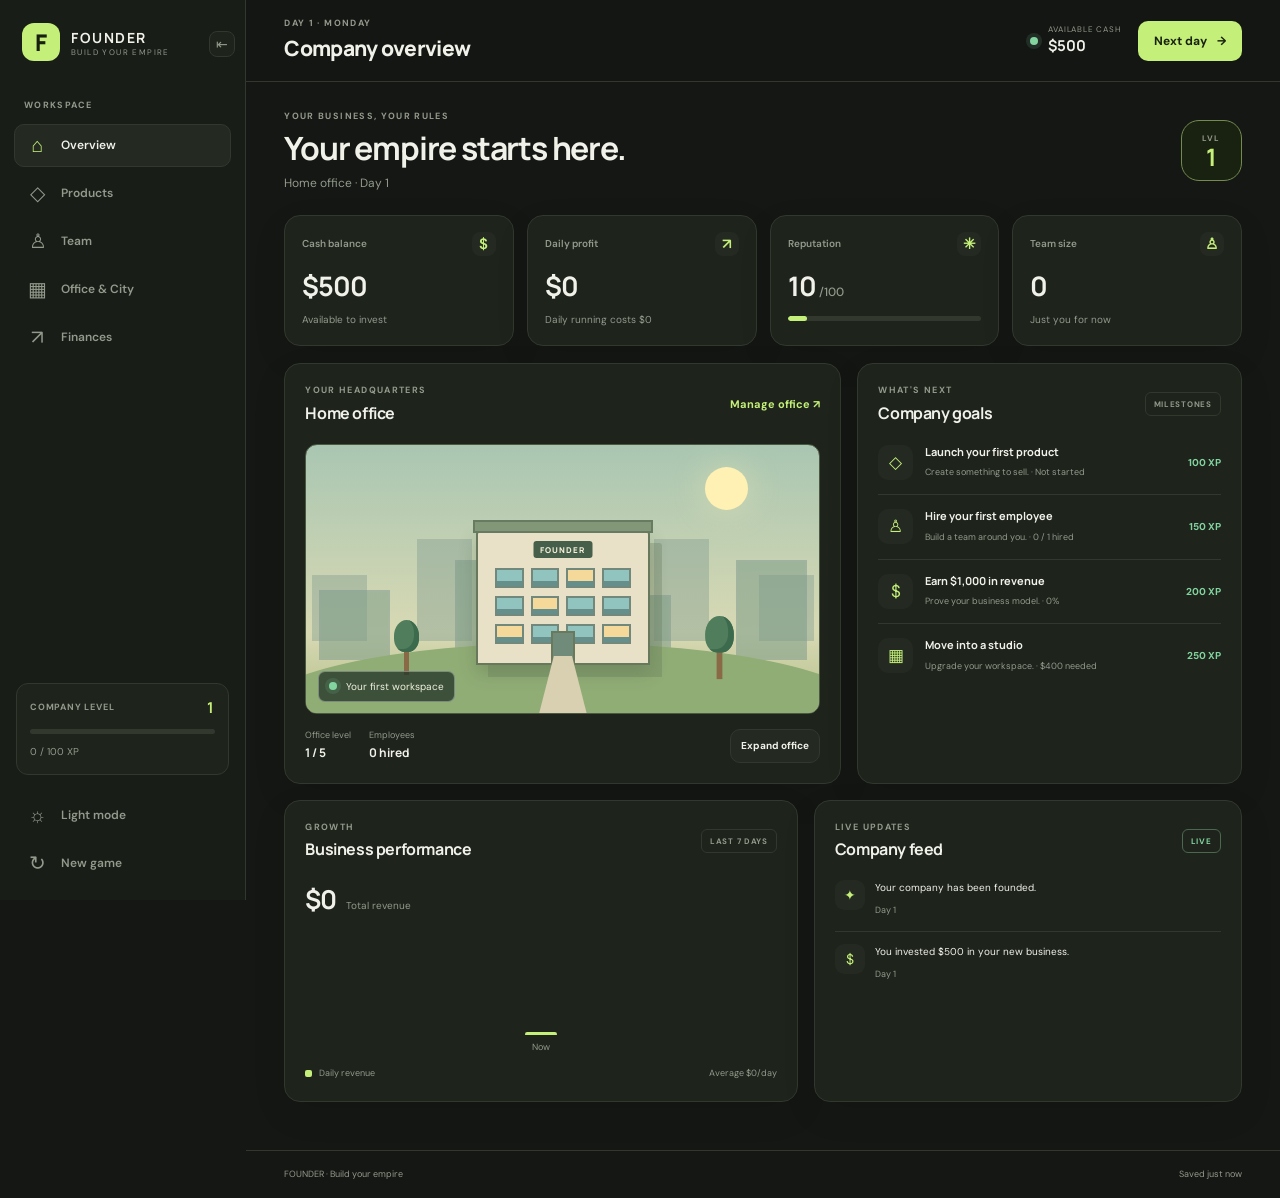
<file: index.html>
<!DOCTYPE html>
<html lang="en" data-theme="dark">
<head>
  <meta charset="UTF-8">
  <meta name="viewport" content="width=device-width, initial-scale=1.0">
  <meta name="theme-color" content="#141713">
  <title>FOUNDER — Build Your Empire</title>
  <link rel="stylesheet" href="style.css">
  <script src="script.js" defer></script>
</head>
<body>
  <div class="app-shell" id="appShell">
    <aside class="sidebar" id="sidebar">
      <a class="brand" href="#" data-page="overview" aria-label="FOUNDER home">
        <span class="brand-mark">F</span>
        <span class="brand-copy">
          <strong>FOUNDER</strong>
          <small>BUILD YOUR EMPIRE</small>
        </span>
      </a>

      <button class="collapse-button" id="collapseButton" title="Collapse sidebar" aria-label="Collapse sidebar">
        <span>⇤</span>
      </button>

      <div class="nav-label">WORKSPACE</div>
      <nav class="nav">
        <button class="nav-link active" data-page="overview"><span class="nav-icon">⌂</span><span class="nav-text">Overview</span></button>
        <button class="nav-link" data-page="products"><span class="nav-icon">◇</span><span class="nav-text">Products</span></button>
        <button class="nav-link" data-page="team"><span class="nav-icon">♙</span><span class="nav-text">Team</span></button>
        <button class="nav-link" data-page="office"><span class="nav-icon">▦</span><span class="nav-text">Office & City</span></button>
        <button class="nav-link" data-page="finances"><span class="nav-icon">↗</span><span class="nav-text">Finances</span></button>
      </nav>

      <div class="sidebar-bottom">
        <div class="level-card">
          <div class="level-top"><span>COMPANY LEVEL</span><strong id="sideLevel">1</strong></div>
          <div class="progress-track"><span id="sideXp"></span></div>
          <small id="sideXpText">0 / 100 XP</small>
        </div>
        <button class="nav-link" id="themeButton"><span class="nav-icon" id="themeIcon">☼</span><span class="nav-text" id="themeText">Light mode</span></button>
        <button class="nav-link" id="resetButton"><span class="nav-icon">↻</span><span class="nav-text">New game</span></button>
      </div>
    </aside>

    <main class="main-area">
      <header class="topbar">
        <div class="topbar-title">
          <div class="eyebrow" id="dateLabel">DAY 1 · MONDAY</div>
          <h1 id="pageTitle">Company overview</h1>
        </div>
        <div class="topbar-actions">
          <div class="top-stat">
            <span class="stat-dot green"></span>
            <div><small>AVAILABLE CASH</small><strong id="topCash">$500</strong></div>
          </div>
          <button class="primary-button next-day-button" id="nextDayButton">Next day <span>→</span></button>
        </div>
      </header>

      <div class="page-content">
        <section class="page active" id="page-overview">
          <div class="welcome-row">
            <div>
              <div class="eyebrow">YOUR BUSINESS, YOUR RULES</div>
              <h2 id="welcomeTitle">Your empire starts here.</h2>
              <p id="welcomeText">Build something people want. Grow it into something bigger.</p>
            </div>
            <div class="company-level-badge"><span>LVL</span><strong id="heroLevel">1</strong></div>
          </div>

          <div class="stats-grid">
            <article class="stat-card"><div class="stat-heading">Cash balance <span class="stat-symbol">$</span></div><strong id="statCash">$500</strong><small id="cashHint">Your starting capital</small></article>
            <article class="stat-card"><div class="stat-heading">Daily profit <span class="stat-symbol">↗</span></div><strong id="statProfit">$0</strong><small id="profitHint">After today's costs</small></article>
            <article class="stat-card"><div class="stat-heading">Reputation <span class="stat-symbol">✳</span></div><strong id="statRep">10<span class="unit">/100</span></strong><div class="mini-progress"><span id="repProgress"></span></div></article>
            <article class="stat-card"><div class="stat-heading">Team size <span class="stat-symbol">♙</span></div><strong id="statTeam">1</strong><small id="teamHint">You and your ambition</small></article>
          </div>

          <div class="overview-grid">
            <section class="panel world-panel">
              <div class="panel-heading">
                <div><div class="eyebrow">YOUR HEADQUARTERS</div><h3 id="worldTitle">Home office</h3></div>
                <button class="text-button" data-goto="office">Manage office ↗</button>
              </div>
              <div class="world-scene" id="worldScene">
                <div class="scene-sun"></div>
                <div class="skyline skyline-back"><i></i><i></i><i></i><i></i><i></i></div>
                <div class="skyline skyline-front"><i></i><i></i><i></i><i></i></div>
                <div class="scene-ground"></div>
                <div class="office-building" id="officeBuilding">
                  <div class="building-roof"></div>
                  <div class="building-sign" id="buildingSign">FOUNDER</div>
                  <div class="building-windows" id="buildingWindows">
                    <i></i><i></i><i></i><i></i><i></i><i></i><i></i><i></i><i></i><i></i><i></i><i></i>
                  </div>
                  <div class="building-door"></div>
                </div>
                <div class="scene-tree tree-one"><i></i></div>
                <div class="scene-tree tree-two"><i></i></div>
                <div class="scene-path"></div>
                <div class="scene-label"><span class="live-dot"></span><span id="sceneCaption">Your first workspace</span></div>
              </div>
              <div class="world-footer">
                <div><span class="muted">Office level</span><strong id="officeLevel">1 / 5</strong></div>
                <div><span class="muted">Employees</span><strong id="worldEmployees">0 hired</strong></div>
                <button class="secondary-button" data-goto="office">Expand office</button>
              </div>
            </section>

            <section class="panel">
              <div class="panel-heading"><div><div class="eyebrow">WHAT'S NEXT</div><h3>Company goals</h3></div><span class="pill">MILESTONES</span></div>
              <div class="goal-list" id="goalList"></div>
            </section>
          </div>

          <div class="overview-grid lower-grid">
            <section class="panel">
              <div class="panel-heading"><div><div class="eyebrow">GROWTH</div><h3>Business performance</h3></div><span class="pill" id="chartPeriod">LAST 7 DAYS</span></div>
              <div class="chart-summary"><strong id="chartRevenue">$0</strong><span class="muted">Total revenue</span></div>
              <div class="chart" id="revenueChart"></div>
              <div class="chart-legend"><span><i></i> Daily revenue</span><span id="chartAverage">Average $0/day</span></div>
            </section>
            <section class="panel">
              <div class="panel-heading"><div><div class="eyebrow">LIVE UPDATES</div><h3>Company feed</h3></div><span class="live-pill">LIVE</span></div>
              <div class="activity-list" id="activityList"></div>
            </section>
          </div>
        </section>

        <section class="page" id="page-products">
          <div class="section-intro"><div><div class="eyebrow">MAKE SOMETHING GREAT</div><h2>Your products</h2><p>Build it, price it, launch it. The market decides what happens next.</p></div></div>
          <div class="product-layout">
            <section class="panel product-builder">
              <div class="panel-heading"><div><div class="eyebrow">PRODUCT STUDIO</div><h3>Develop a product</h3></div><span class="pill">NEW IDEAS</span></div>
              <label for="productName">Product name</label>
              <input id="productName" maxlength="32" placeholder="e.g. Orbit Workspace">
              <label for="productType">Product category</label>
              <select id="productType">
                <option value="software">Software / SaaS</option>
                <option value="creative">Creative service</option>
                <option value="physical">Physical product</option>
              </select>
              <div class="form-grid">
                <div><label for="productPrice">Price ($)</label><input id="productPrice" type="number" min="1" max="10000" value="25"></div>
                <div><label for="productMarketing">Marketing / day ($)</label><input id="productMarketing" type="number" min="0" max="10000" value="10"></div>
              </div>
              <div class="cost-preview"><span>Development cost</span><strong id="developmentCost">$150</strong></div>
              <button class="primary-button full-button" id="developButton">Develop product — $150</button>
              <p class="hint">Each product has a one-off development cost. Marketing is charged daily.</p>
            </section>
            <section class="panel product-side">
              <div class="panel-heading"><div><div class="eyebrow">YOUR PORTFOLIO</div><h3>Products in market</h3></div><span class="pill" id="productCount">0 PRODUCTS</span></div>
              <div id="productList" class="product-list"></div>
            </section>
          </div>
        </section>

        <section class="page" id="page-team">
          <div class="section-intro"><div><div class="eyebrow">YOUR GREATEST ASSET</div><h2>Build your team</h2><p>Hire specialists to make your business more productive.</p></div></div>
          <div class="team-summary-grid" id="teamSummary"></div>
          <section class="panel">
            <div class="panel-heading"><div><div class="eyebrow">RECRUITMENT</div><h3>Available candidates</h3></div><span class="pill">3 ROLES</span></div>
            <div class="hire-grid" id="hireGrid"></div>
          </section>
          <section class="panel team-roster-panel">
            <div class="panel-heading"><div><div class="eyebrow">YOUR PEOPLE</div><h3>Current employees</h3></div><span class="pill" id="rosterCount">0 EMPLOYEES</span></div>
            <div class="roster-list" id="rosterList"></div>
          </section>
        </section>

        <section class="page" id="page-office">
          <div class="section-intro"><div><div class="eyebrow">THINK BIGGER</div><h2>Office & city</h2><p>Build a home for your company, then expand into the city.</p></div></div>
          <section class="panel city-panel">
            <div class="panel-heading"><div><div class="eyebrow">YOUR BUSINESS DISTRICT</div><h3 id="cityHeading">A small start</h3></div><span class="pill" id="cityRank">STARTUP DISTRICT</span></div>
            <div class="city-world" id="cityWorld">
              <div class="city-skyline"></div>
              <div class="city-road"><span></span></div>
              <div class="city-lot lot-a"><div class="city-building building-a"><i></i><i></i><i></i><i></i><i></i><i></i></div><small>STUDIO</small></div>
              <div class="city-lot lot-b"><div class="city-building building-b"><i></i><i></i><i></i><i></i><i></i><i></i><i></i><i></i><i></i></div><small>YOUR HQ</small></div>
              <div class="city-lot lot-c"><div class="city-building building-c"><i></i><i></i><i></i><i></i></div><small>AVAILABLE</small></div>
              <div class="city-lot lot-d"><div class="city-building building-d"><i></i><i></i><i></i><i></i><i></i><i></i></div><small>AVAILABLE</small></div>
            </div>
          </section>
          <div class="upgrade-grid" id="upgradeGrid"></div>
        </section>

        <section class="page" id="page-finances">
          <div class="section-intro"><div><div class="eyebrow">FOLLOW THE MONEY</div><h2>Company finances</h2><p>Keep an eye on revenue, running costs and your runway.</p></div></div>
          <div class="stats-grid finance-stats">
            <article class="stat-card"><div class="stat-heading">Total revenue</div><strong id="financeRevenue">$0</strong><small>All-time sales</small></article>
            <article class="stat-card"><div class="stat-heading">Total expenses</div><strong id="financeExpenses">$0</strong><small>Operating and setup costs</small></article>
            <article class="stat-card"><div class="stat-heading">Lifetime profit</div><strong id="financeProfit">$0</strong><small>Revenue minus expenses</small></article>
            <article class="stat-card"><div class="stat-heading">Daily burn</div><strong id="financeBurn">$0</strong><small>Fixed daily costs</small></article>
          </div>
          <div class="overview-grid">
            <section class="panel"><div class="panel-heading"><div><div class="eyebrow">CASH FLOW</div><h3>Recent activity</h3></div></div><div id="financeChart" class="chart tall-chart"></div></section>
            <section class="panel"><div class="panel-heading"><div><div class="eyebrow">OPERATIONS</div><h3>Daily costs</h3></div></div><div id="costBreakdown" class="cost-breakdown"></div><div class="finance-note" id="financeAdvice"></div></section>
          </div>
        </section>
      </div>
      <footer class="app-footer"><span>FOUNDER <span class="muted">· Build your empire</span></span><span id="saveStatus">Game saved locally</span></footer>
    </main>
  </div>
  <div class="toast-stack" id="toastStack" aria-live="polite"></div>
  <div class="modal-backdrop" id="modalBackdrop" hidden>
    <div class="modal" role="dialog" aria-modal="true" aria-labelledby="modalTitle">
      <div class="modal-icon" id="modalIcon">✦</div>
      <div class="eyebrow" id="modalEyebrow">COMPANY EVENT</div>
      <h2 id="modalTitle">An opportunity awaits</h2>
      <p id="modalText"></p>
      <div id="modalActions" class="modal-actions"></div>
    </div>
  </div>
</body>
</html>
</file>
<file: style.css>
@import url('https://fonts.googleapis.com/css2?family=DM+Sans:wght@400;500;600;700&family=Manrope:wght@400;500;600;700;800&display=swap');

:root {
  color-scheme: dark;
  --bg: #141713;
  --sidebar: #191d17;
  --panel: #1e231c;
  --panel-2: #242a22;
  --panel-hover: #292f26;
  --text: #f0f1e9;
  --muted: #93998b;
  --line: #32382e;
  --accent: #c4ef78;
  --accent-dark: #192211;
  --green: #83d5a0;
  --red: #f18c86;
  --yellow: #efc878;
  --shadow: 0 12px 36px #00000013;
  --sidebar-width: 246px;
  --radius: 16px;
}

html[data-theme="light"] {
  color-scheme: light;
  --bg: #f3f4ee;
  --sidebar: #e9ece3;
  --panel: #ffffff;
  --panel-2: #f1f3eb;
  --panel-hover: #e8ecdf;
  --text: #22271f;
  --muted: #73796d;
  --line: #dfe3d7;
  --accent: #8ebf43;
  --accent-dark: #f1f8e5;
  --green: #338b58;
  --red: #c34f4b;
  --yellow: #9e741a;
  --shadow: 0 10px 32px #202a1210;
}

* { box-sizing: border-box; }
html { min-height: 100%; scroll-behavior: smooth; }
body {
  margin: 0;
  min-height: 100vh;
  background: var(--bg);
  color: var(--text);
  font-family: "DM Sans", sans-serif;
  font-size: 14px;
  line-height: 1.5;
  transition: background .2s, color .2s;
}
button, input, select { font: inherit; }
button { color: inherit; }
button:focus-visible, input:focus-visible, select:focus-visible {
  outline: 2px solid var(--accent);
  outline-offset: 3px;
}
button:disabled { opacity: .4; cursor: not-allowed; transform: none !important; }
h1, h2, h3, p { margin-top: 0; }
h1, h2, h3, strong { font-family: Manrope, sans-serif; }
h1 { margin: 3px 0 0; font-size: 21px; letter-spacing: -.7px; font-weight: 800; }
h2 { margin-bottom: 7px; font-size: clamp(24px, 3vw, 32px); letter-spacing: -1.2px; line-height: 1.2; }
h3 { margin: 2px 0 0; font-size: 16px; letter-spacing: -.4px; }
p { color: var(--muted); }
small { font-size: 11px; }
.muted { color: var(--muted); }
.eyebrow { color: var(--muted); font-size: 9px; font-weight: 700; letter-spacing: 1.35px; }
.app-shell { min-height: 100vh; }
.sidebar {
  width: var(--sidebar-width);
  position: fixed;
  inset: 0 auto 0 0;
  z-index: 20;
  display: flex;
  flex-direction: column;
  padding: 23px 14px 16px;
  background: var(--sidebar);
  border-right: 1px solid var(--line);
  transition: width .22s, background .2s;
}
.brand {
  display: flex;
  align-items: center;
  gap: 11px;
  min-width: 0;
  padding: 0 8px;
  color: var(--text);
  text-decoration: none;
}
.brand-mark {
  display: grid;
  flex: 0 0 38px;
  width: 38px;
  height: 38px;
  place-items: center;
  border-radius: 12px;
  background: var(--accent);
  color: #17200f;
  font: 800 23px Manrope, sans-serif;
}
.brand-copy { display: flex; flex-direction: column; white-space: nowrap; }
.brand-copy strong { font-size: 14px; letter-spacing: 1.5px; }
.brand-copy small { margin-top: -2px; font-size: 8px; color: var(--muted); letter-spacing: 1.4px; }
.collapse-button {
  position: absolute;
  right: 10px;
  top: 31px;
  display: grid;
  width: 26px;
  height: 26px;
  place-items: center;
  border: 1px solid var(--line);
  border-radius: 8px;
  background: var(--panel);
  color: var(--muted);
  cursor: pointer;
}
.nav-label { margin: 38px 10px 11px; color: var(--muted); font-size: 9px; font-weight: 700; letter-spacing: 1.3px; }
.nav { display: grid; gap: 5px; }
.nav-link {
  display: flex;
  width: 100%;
  min-height: 43px;
  align-items: center;
  gap: 13px;
  padding: 10px 12px;
  border: 1px solid transparent;
  border-radius: 10px;
  background: transparent;
  color: var(--muted);
  text-align: left;
  cursor: pointer;
  transition: background .15s, color .15s, border .15s;
}
.nav-link:hover { color: var(--text); background: var(--panel-hover); }
.nav-link.active { color: var(--text); background: var(--panel-2); border-color: var(--line); }
.nav-link.active .nav-icon { color: var(--accent); }
.nav-icon { display: grid; width: 21px; flex: 0 0 21px; place-items: center; font-size: 20px; line-height: 1; }
.nav-text { font-size: 12px; font-weight: 600; white-space: nowrap; }
.sidebar-bottom { display: grid; gap: 5px; margin-top: auto; }
.level-card { margin: 0 2px 13px; padding: 13px; border: 1px solid var(--line); border-radius: 12px; background: var(--panel); }
.level-top { display: flex; align-items: center; justify-content: space-between; font-size: 9px; font-weight: 700; color: var(--muted); letter-spacing: .8px; }
.level-top strong { color: var(--accent); font-size: 15px; }
.progress-track, .mini-progress { height: 5px; margin: 10px 0 6px; overflow: hidden; border-radius: 20px; background: var(--line); }
.progress-track span, .mini-progress span { display: block; height: 100%; width: 0; border-radius: inherit; background: var(--accent); transition: width .25s; }
.level-card small { color: var(--muted); font-size: 10px; }
.main-area { min-height: 100vh; margin-left: var(--sidebar-width); transition: margin-left .22s; }
.topbar {
  position: sticky;
  top: 0;
  z-index: 10;
  display: flex;
  min-height: 82px;
  align-items: center;
  justify-content: space-between;
  gap: 20px;
  padding: 16px clamp(20px, 3vw, 40px);
  background: color-mix(in srgb, var(--bg) 91%, transparent);
  border-bottom: 1px solid var(--line);
  backdrop-filter: blur(16px);
}
.topbar-actions { display: flex; align-items: center; gap: 17px; }
.top-stat { display: flex; align-items: center; gap: 10px; }
.top-stat small { display: block; color: var(--muted); font-size: 8px; letter-spacing: .8px; }
.top-stat strong { display: block; font-size: 15px; }
.stat-dot, .live-dot { display: block; width: 8px; height: 8px; border-radius: 50%; }
.stat-dot.green, .live-dot { background: var(--green); box-shadow: 0 0 0 4px color-mix(in srgb, var(--green) 13%, transparent); }
.primary-button, .secondary-button {
  display: inline-flex;
  min-height: 40px;
  align-items: center;
  justify-content: center;
  gap: 10px;
  padding: 10px 15px;
  border: 1px solid transparent;
  border-radius: 10px;
  font-size: 12px;
  font-weight: 700;
  cursor: pointer;
  transition: transform .15s, background .15s, opacity .15s;
}
.primary-button { background: var(--accent); color: #19210f; }
.primary-button:hover:not(:disabled) { transform: translateY(-1px); filter: brightness(1.05); }
.secondary-button { background: var(--panel-2); border-color: var(--line); color: var(--text); }
.secondary-button:hover:not(:disabled) { background: var(--panel-hover); }
.next-day-button { white-space: nowrap; }
.text-button { padding: 4px 0; border: 0; background: none; color: var(--accent); font-size: 11px; font-weight: 700; cursor: pointer; }
.page-content { max-width: 1700px; margin: auto; padding: 28px clamp(20px, 3vw, 40px) 32px; }
.page { display: none; animation: fadeIn .2s ease; }
.page.active { display: block; }
@keyframes fadeIn { from { opacity: .5; transform: translateY(4px); } to { opacity: 1; transform: none; } }
.welcome-row { display: flex; align-items: center; justify-content: space-between; gap: 15px; margin-bottom: 23px; }
.welcome-row h2 { margin-top: 5px; }
.welcome-row p { margin-bottom: 0; font-size: 12px; }
.company-level-badge { display: flex; width: 61px; height: 61px; flex: 0 0 61px; flex-direction: column; align-items: center; justify-content: center; border: 1px solid color-mix(in srgb, var(--accent) 45%, var(--line)); border-radius: 18px; background: var(--accent-dark); }
.company-level-badge span { color: var(--muted); font-size: 8px; font-weight: 700; letter-spacing: 1px; }
.company-level-badge strong { color: var(--accent); font-size: 24px; line-height: 1.1; }
.stats-grid { display: grid; grid-template-columns: repeat(4, minmax(0, 1fr)); gap: 13px; margin-bottom: 17px; }
.stat-card { min-width: 0; padding: 16px 17px; border: 1px solid var(--line); border-radius: var(--radius); background: var(--panel); box-shadow: var(--shadow); }
.stat-heading { display: flex; align-items: center; justify-content: space-between; gap: 6px; color: var(--muted); font-size: 10px; font-weight: 600; }
.stat-symbol { display: grid; width: 24px; height: 24px; place-items: center; border-radius: 8px; background: var(--panel-2); color: var(--accent); font-size: 15px; }
.stat-card > strong { display: block; margin: 10px 0 2px; font-size: clamp(20px, 2.1vw, 27px); letter-spacing: -1px; overflow-wrap: anywhere; }
.stat-card > small { color: var(--muted); font-size: 10px; }
.unit { margin-left: 3px; color: var(--muted); font: 500 12px "DM Sans", sans-serif; letter-spacing: 0; }
.mini-progress { margin: 10px 0 3px; }
.overview-grid { display: grid; grid-template-columns: minmax(0, 1.45fr) minmax(280px, 1fr); gap: 16px; margin-bottom: 16px; }
.lower-grid { grid-template-columns: minmax(0, 1.2fr) minmax(280px, 1fr); }
.panel { min-width: 0; padding: 20px; border: 1px solid var(--line); border-radius: var(--radius); background: var(--panel); box-shadow: var(--shadow); }
.panel-heading { display: flex; align-items: center; justify-content: space-between; gap: 12px; margin-bottom: 19px; }
.panel-heading h3 { margin-top: 3px; }
.pill, .live-pill { display: inline-flex; flex: 0 0 auto; align-items: center; gap: 5px; padding: 5px 8px; border: 1px solid var(--line); border-radius: 6px; color: var(--muted); font-size: 8px; font-weight: 700; letter-spacing: .7px; }
.live-pill { color: var(--green); border-color: color-mix(in srgb, var(--green) 30%, var(--line)); }
.world-scene {
  position: relative;
  height: 270px;
  overflow: hidden;
  border: 1px solid #4c5942;
  border-radius: 12px;
  background: linear-gradient(180deg, #a9c6b2 0%, #d8d9b3 70%, #b3bf89 100%);
  isolation: isolate;
}
html[data-theme="light"] .world-scene { background: linear-gradient(180deg, #b4d5e5 0%, #e7e5bc 72%, #bdc99b 100%); }
.scene-sun { position: absolute; top: 22px; right: 14%; width: 43px; height: 43px; border-radius: 50%; background: #fff1b4; box-shadow: 0 0 35px #fff2b36b; }
.skyline { position: absolute; right: -3%; bottom: 72px; left: -3%; display: flex; height: 120px; align-items: end; justify-content: space-around; gap: 8px; opacity: .4; }
.skyline i { display: block; width: 10%; height: 55%; background: #809b90; border: 2px solid #809b90; }
.skyline i:nth-child(2n) { height: 85%; }
.skyline i:nth-child(3n) { height: 65%; width: 15%; }
.skyline-front { bottom: 53px; height: 100px; opacity: .55; }
.skyline-front i { width: 13%; height: 70%; background: #7d9c87; }
.skyline-front i:nth-child(2n) { height: 100%; }
.scene-ground { position: absolute; right: -10%; bottom: -70px; left: -10%; height: 140px; border-radius: 50% 50% 0 0; background: #91ad76; }
.office-building {
  position: absolute;
  bottom: 48px;
  left: 50%;
  width: 174px;
  height: 134px;
  transform: translateX(-50%);
  border: 2px solid #68785d;
  border-radius: 3px 3px 0 0;
  background: #e8e1c8;
  box-shadow: 12px 12px 0 #6174574d, 0 8px 18px #33482b3d;
  transition: width .3s, height .3s, background .3s;
}
.building-roof { position: absolute; top: -13px; right: -5px; left: -5px; height: 13px; border: 2px solid #667b60; background: #819778; }
.building-sign { position: absolute; top: 8px; left: 50%; transform: translateX(-50%); padding: 3px 7px; border-radius: 3px; background: #455f4b; color: #f5f0d8; font: 800 8px Manrope, sans-serif; letter-spacing: 1px; white-space: nowrap; }
.building-windows { position: absolute; top: 35px; right: 17px; left: 17px; display: grid; grid-template-columns: repeat(4, 1fr); gap: 8px 7px; }
.building-windows i { height: 20px; border: 2px solid #71897c; background: #91c4bf; box-shadow: inset 0 -5px #668f8c; }
.building-windows i:nth-child(3n) { background: #f5d99a; }
.building-door { position: absolute; bottom: 0; left: 50%; width: 24px; height: 32px; transform: translateX(-50%); border: 2px solid #6a795c; background: #718b7b; }
.scene-tree { position: absolute; z-index: 2; bottom: 38px; width: 25px; height: 55px; }
.scene-tree::before { position: absolute; bottom: 0; left: 10px; width: 5px; height: 26px; background: #8a6946; content: ""; }
.scene-tree i { position: absolute; top: 0; left: 0; width: 25px; height: 32px; border-radius: 50% 50% 43% 43%; background: #507d5b; box-shadow: inset -5px -3px #3c6a4c; }
.tree-one { left: 17%; }
.tree-two { right: 17%; transform: scale(1.15); }
.scene-path { position: absolute; z-index: 1; bottom: -25px; left: 50%; width: 60px; height: 82px; transform: translateX(-50%); background: #d8d0b1; clip-path: polygon(35% 0, 65% 0, 100% 100%, 0 100%); }
.scene-label { position: absolute; z-index: 3; bottom: 11px; left: 12px; display: flex; align-items: center; gap: 9px; padding: 7px 10px; border: 1px solid #ffffff55; border-radius: 7px; background: #26372bc9; color: #f3f3df; font-size: 10px; }
.world-footer { display: flex; align-items: center; gap: 18px; padding-top: 15px; }
.world-footer > div { display: grid; gap: 2px; }
.world-footer strong { font-size: 12px; }
.world-footer .muted { font-size: 9px; }
.world-footer .secondary-button { margin-left: auto; min-height: 34px; padding: 7px 10px; font-size: 10px; }
.goal-list { display: grid; gap: 0; }
.goal-item { display: flex; align-items: center; gap: 12px; padding: 13px 0; border-bottom: 1px solid var(--line); }
.goal-item:first-child { padding-top: 0; }
.goal-item:last-child { border-bottom: 0; padding-bottom: 0; }
.goal-icon { display: grid; width: 35px; height: 35px; flex: 0 0 35px; place-items: center; border-radius: 10px; background: var(--panel-2); color: var(--accent); font-size: 17px; }
.goal-copy { flex: 1; min-width: 0; }
.goal-copy strong { display: block; font-size: 11px; }
.goal-copy small { color: var(--muted); font-size: 9px; }
.goal-reward { color: var(--green); font-size: 10px; font-weight: 700; white-space: nowrap; }
.chart-summary { display: flex; align-items: baseline; gap: 10px; }
.chart-summary strong { font-size: 26px; letter-spacing: -1px; }
.chart-summary span { font-size: 10px; }
.chart { display: flex; height: 135px; align-items: end; gap: 10px; padding-top: 15px; }
.chart-column { display: flex; height: 100%; flex: 1; flex-direction: column; align-items: center; justify-content: end; gap: 6px; min-width: 0; }
.chart-bar-wrap { display: flex; width: 100%; height: calc(100% - 18px); align-items: end; justify-content: center; }
.chart-bar { width: min(100%, 32px); min-height: 3px; border-radius: 5px 5px 2px 2px; background: var(--accent); opacity: .8; transition: height .3s; }
.chart-column:last-child .chart-bar { opacity: 1; }
.chart-column small { color: var(--muted); font-size: 9px; }
.chart-legend { display: flex; justify-content: space-between; gap: 10px; margin-top: 13px; color: var(--muted); font-size: 9px; }
.chart-legend span:first-child { display: flex; align-items: center; gap: 7px; }
.chart-legend i { width: 7px; height: 7px; border-radius: 2px; background: var(--accent); }
.activity-list { display: grid; gap: 0; }
.activity-item { display: flex; gap: 10px; padding: 12px 0; border-bottom: 1px solid var(--line); }
.activity-item:first-child { padding-top: 0; }
.activity-item:last-child { border-bottom: 0; padding-bottom: 0; }
.activity-icon { display: grid; width: 30px; height: 30px; flex: 0 0 30px; place-items: center; border-radius: 9px; background: var(--panel-2); color: var(--accent); font-size: 14px; }
.activity-copy { flex: 1; min-width: 0; }
.activity-copy p { margin: 0 0 3px; color: var(--text); font-size: 10px; }
.activity-copy small { color: var(--muted); font-size: 9px; }
.section-intro { display: flex; align-items: end; justify-content: space-between; gap: 15px; margin-bottom: 24px; }
.section-intro h2 { margin-top: 5px; }
.section-intro p { margin-bottom: 0; font-size: 12px; }
.product-layout { display: grid; grid-template-columns: minmax(270px, .8fr) minmax(0, 1.2fr); align-items: start; gap: 17px; }
.product-builder label { display: block; margin: 15px 0 6px; color: var(--muted); font-size: 10px; font-weight: 600; }
input, select { width: 100%; min-height: 42px; padding: 10px 12px; border: 1px solid var(--line); border-radius: 9px; background: var(--panel-2); color: var(--text); }
input::placeholder { color: var(--muted); }
.form-grid { display: grid; grid-template-columns: 1fr 1fr; gap: 12px; }
.cost-preview { display: flex; justify-content: space-between; margin-top: 20px; padding: 12px 0; border-top: 1px solid var(--line); color: var(--muted); font-size: 11px; }
.cost-preview strong { color: var(--text); }
.full-button { width: 100%; }
.hint { margin: 12px 0 0; font-size: 10px; }
.product-list { display: grid; gap: 12px; }
.product-card { padding: 15px; border: 1px solid var(--line); border-radius: 12px; background: var(--panel-2); }
.product-card-top { display: flex; align-items: start; gap: 12px; }
.product-art { display: grid; width: 47px; height: 47px; flex: 0 0 47px; place-items: center; border: 1px solid var(--line); border-radius: 12px; background: var(--panel); color: var(--accent); font-size: 22px; }
.product-info { flex: 1; min-width: 0; }
.product-info strong { display: block; overflow-wrap: anywhere; font-size: 13px; }
.product-info small { color: var(--muted); font-size: 10px; }
.product-price { text-align: right; }
.product-price strong { display: block; font-size: 16px; }
.product-price small { color: var(--muted); font-size: 9px; }
.product-metrics { display: grid; grid-template-columns: repeat(3, 1fr); gap: 9px; margin-top: 15px; padding-top: 12px; border-top: 1px solid var(--line); }
.product-metrics span { display: block; color: var(--muted); font-size: 9px; }
.product-metrics strong { display: block; margin-top: 2px; font-size: 12px; }
.product-actions { display: flex; align-items: center; gap: 8px; margin-top: 12px; }
.product-actions input { min-width: 0; min-height: 34px; padding: 6px 9px; font-size: 10px; }
.product-actions button { min-height: 34px; padding: 6px 10px; font-size: 10px; }
.empty-state { display: grid; min-height: 180px; place-content: center; justify-items: center; padding: 20px; text-align: center; }
.empty-icon { display: grid; width: 46px; height: 46px; place-items: center; margin-bottom: 12px; border-radius: 14px; background: var(--panel-2); color: var(--accent); font-size: 22px; }
.empty-state strong { font-size: 12px; }
.empty-state p { max-width: 230px; margin: 5px 0 0; font-size: 10px; }
.team-summary-grid { display: grid; grid-template-columns: repeat(3, 1fr); gap: 13px; margin-bottom: 17px; }
.team-summary { padding: 18px; border: 1px solid var(--line); border-radius: var(--radius); background: var(--panel); }
.team-summary small { color: var(--muted); font-size: 10px; }
.team-summary strong { display: block; margin-top: 6px; font-size: 25px; }
.hire-grid { display: grid; grid-template-columns: repeat(3, minmax(0, 1fr)); gap: 12px; }
.hire-card { display: flex; flex-direction: column; padding: 15px; border: 1px solid var(--line); border-radius: 12px; background: var(--panel-2); }
.avatar { display: grid; width: 43px; height: 43px; place-items: center; margin-bottom: 12px; border-radius: 13px; background: var(--accent-dark); color: var(--accent); font-size: 20px; }
.hire-card h3 { margin: 0; font-size: 13px; }
.hire-card p { min-height: 30px; margin: 5px 0 12px; font-size: 10px; }
.hire-pay { display: flex; justify-content: space-between; gap: 8px; margin-top: auto; padding: 10px 0; border-top: 1px solid var(--line); font-size: 10px; }
.hire-pay span { color: var(--muted); }
.hire-card .primary-button { width: 100%; margin-top: 5px; padding: 8px; font-size: 10px; }
.team-roster-panel { margin-top: 17px; }
.roster-list { display: grid; }
.roster-item { display: flex; align-items: center; gap: 12px; padding: 12px 0; border-bottom: 1px solid var(--line); }
.roster-item:last-child { border-bottom: 0; }
.roster-item .avatar { margin: 0; }
.roster-info { flex: 1; min-width: 0; }
.roster-info strong { display: block; font-size: 12px; }
.roster-info small { color: var(--muted); font-size: 10px; }
.roster-cost { text-align: right; }
.roster-cost strong { display: block; font-size: 11px; }
.roster-cost small { color: var(--muted); }
.city-panel { margin-bottom: 17px; }
.city-world { position: relative; height: 320px; overflow: hidden; border: 1px solid var(--line); border-radius: 12px; background: linear-gradient(#a5c3b4, #d9ddba 68%, #a7bb8d 68%); }
html[data-theme="light"] .city-world { background: linear-gradient(#a9d0e3, #e7e3b7 68%, #b6ca99 68%); }
.city-skyline { position: absolute; inset: 25px 0 100px; opacity: .25; background: repeating-linear-gradient(90deg, transparent 0 30px, #617e78 30px 60px, transparent 60px 82px); clip-path: polygon(0 45%, 8% 45%, 8% 20%, 16% 20%, 16% 60%, 24% 60%, 24% 5%, 37% 5%, 37% 38%, 47% 38%, 47% 15%, 58% 15%, 58% 55%, 69% 55%, 69% 25%, 79% 25%, 79% 47%, 89% 47%, 89% 12%, 100% 12%, 100% 100%, 0 100%); }
.city-road { position: absolute; right: -5%; bottom: 0; left: -5%; height: 54px; border-top: 5px solid #a1ad87; background: #717b72; transform: perspective(100px) rotateX(5deg); }
.city-road span { position: absolute; top: 24px; left: 0; width: 100%; border-top: 2px dashed #d5d1a4; }
.city-lot { position: absolute; bottom: 48px; display: flex; width: 22%; height: 185px; flex-direction: column; align-items: center; justify-content: end; }
.city-lot small { margin-top: 7px; color: #384d3b; font-size: 8px; font-weight: 800; letter-spacing: 1px; }
.lot-a { left: 5%; }
.lot-b { left: 29%; width: 29%; }
.lot-c { left: 61%; }
.lot-d { right: 3%; }
.city-building { position: relative; display: grid; width: 100%; height: 75%; grid-template-columns: repeat(3, 1fr); gap: 7px; padding: 15px 10px; border: 2px solid #71816b; background: #e6dfc7; box-shadow: 8px 9px 0 #667c5a40; }
.city-building i { background: #89b8b0; border: 2px solid #758c80; }
.city-building i:nth-child(3n) { background: #f1d99b; }
.building-a { height: 80%; }
.building-b { height: 100%; border-color: #60745b; background: #d9e2c6; }
.building-b::before { position: absolute; top: -9px; right: -4px; left: -4px; height: 8px; background: #617d60; content: ""; }
.building-c { height: 56%; opacity: .35; border-style: dashed; background: transparent; }
.building-d { height: 66%; opacity: .3; border-style: dashed; background: transparent; }
.upgrade-grid { display: grid; grid-template-columns: repeat(3, minmax(0, 1fr)); gap: 13px; }
.upgrade-card { display: flex; flex-direction: column; min-width: 0; padding: 17px; border: 1px solid var(--line); border-radius: var(--radius); background: var(--panel); }
.upgrade-icon { display: grid; width: 44px; height: 44px; place-items: center; margin-bottom: 13px; border-radius: 13px; background: var(--panel-2); color: var(--accent); font-size: 21px; }
.upgrade-card h3 { font-size: 13px; }
.upgrade-card p { flex: 1; min-height: 42px; margin: 6px 0 15px; font-size: 10px; }
.upgrade-bottom { display: flex; align-items: center; justify-content: space-between; gap: 8px; margin-top: auto; }
.upgrade-bottom strong { font-size: 12px; }
.upgrade-bottom button { min-height: 34px; padding: 7px 10px; font-size: 10px; }
.finance-stats { margin-bottom: 17px; }
.tall-chart { height: 230px; }
.cost-breakdown { display: grid; gap: 17px; }
.cost-line { display: grid; gap: 7px; }
.cost-line-top { display: flex; justify-content: space-between; gap: 8px; font-size: 10px; }
.cost-line-top span { color: var(--muted); }
.cost-line-top strong { font-size: 11px; }
.cost-track { height: 7px; overflow: hidden; border-radius: 10px; background: var(--line); }
.cost-track span { display: block; height: 100%; border-radius: inherit; background: var(--accent); }
.finance-note { margin-top: 22px; padding: 12px; border: 1px solid var(--line); border-radius: 10px; background: var(--panel-2); color: var(--muted); font-size: 10px; }
.app-footer { display: flex; justify-content: space-between; gap: 15px; padding: 17px clamp(20px, 3vw, 40px); border-top: 1px solid var(--line); color: var(--muted); font-size: 9px; }
.toast-stack { position: fixed; right: 20px; bottom: 20px; z-index: 60; display: grid; width: min(350px, calc(100vw - 40px)); gap: 9px; }
.toast { padding: 13px 15px; border: 1px solid var(--line); border-radius: 12px; background: var(--panel); box-shadow: var(--shadow); font-size: 11px; animation: fadeIn .2s; }
.toast strong { display: block; margin-bottom: 3px; }
.toast p { margin: 0; font-size: 10px; }
.modal-backdrop { position: fixed; inset: 0; z-index: 50; display: grid; place-items: center; padding: 20px; background: #0009; backdrop-filter: blur(5px); }
.modal-backdrop[hidden] { display: none; }
.modal { width: min(420px, 100%); padding: 28px; border: 1px solid var(--line); border-radius: 20px; background: var(--panel); box-shadow: 0 25px 90px #0004; }
.modal-icon { display: grid; width: 50px; height: 50px; place-items: center; margin-bottom: 18px; border-radius: 15px; background: var(--accent-dark); color: var(--accent); font-size: 24px; }
.modal h2 { margin-top: 7px; font-size: 24px; }
.modal p { font-size: 12px; line-height: 1.7; }
.modal-actions { display: flex; flex-wrap: wrap; gap: 9px; margin-top: 20px; }
.modal-actions button { flex: 1; }
.sidebar-collapsed .sidebar { width: 76px; padding-right: 10px; padding-left: 10px; }
.sidebar-collapsed .main-area { margin-left: 76px; }
.sidebar-collapsed .brand { padding: 0 8px; }
.sidebar-collapsed .brand-copy, .sidebar-collapsed .nav-label, .sidebar-collapsed .nav-text, .sidebar-collapsed .level-card { display: none; }
.sidebar-collapsed .collapse-button { right: 9px; top: 77px; }
.sidebar-collapsed .nav-label { display: none; }
.sidebar-collapsed .nav { margin-top: 42px; }
.sidebar-collapsed .nav-link { justify-content: center; padding: 10px 0; }
.sidebar-collapsed .nav-icon { width: 100%; }
.sidebar-collapsed .sidebar-bottom { margin-top: auto; }
.sidebar-collapsed .sidebar-bottom .nav-link { padding: 11px 0; }
.sidebar-collapsed .nav-link { position: relative; }
.sidebar-collapsed .nav-link:hover::after { position: absolute; left: 62px; z-index: 30; padding: 7px 10px; border: 1px solid var(--line); border-radius: 7px; background: var(--panel); color: var(--text); font-size: 10px; content: attr(data-tooltip); white-space: nowrap; }

@media (max-width: 1100px) {
  .overview-grid, .lower-grid { grid-template-columns: minmax(0, 1fr); }
  .product-layout { grid-template-columns: minmax(0, .9fr) minmax(0, 1.1fr); }
  .upgrade-grid { grid-template-columns: repeat(2, minmax(0, 1fr)); }
}
@media (max-width: 760px) {
  .sidebar { width: 65px; padding: 15px 7px; }
  .sidebar .brand { padding: 0 6px; }
  .brand-mark { width: 38px; flex-basis: 38px; }
  .brand-copy, .nav-label, .nav-text, .level-card, .collapse-button { display: none; }
  .sidebar .nav { margin-top: 30px; }
  .sidebar .nav-link { justify-content: center; padding: 11px 0; }
  .sidebar .nav-icon { width: 100%; }
  .main-area, .sidebar-collapsed .main-area { margin-left: 65px; }
  .sidebar-collapsed .sidebar { width: 65px; }
  .sidebar-collapsed .sidebar .nav { margin-top: 30px; }
  .topbar { min-height: 72px; padding: 12px 15px; }
  .topbar-actions { gap: 9px; }
  .top-stat { gap: 6px; }
  .top-stat small { font-size: 7px; }
  .top-stat strong { font-size: 12px; }
  .next-day-button { min-height: 36px; padding: 8px 10px; font-size: 10px; }
  .page-content { padding: 22px 15px 26px; }
  .stats-grid { grid-template-columns: repeat(2, minmax(0, 1fr)); gap: 9px; }
  .stat-card { padding: 13px; }
  .stat-card > strong { font-size: 23px; }
  .stat-heading { font-size: 9px; }
  .product-layout { grid-template-columns: minmax(0, 1fr); }
  .hire-grid { grid-template-columns: minmax(0, 1fr); }
  .hire-card { display: grid; grid-template-columns: 43px minmax(0, 1fr); column-gap: 12px; }
  .hire-card .avatar { grid-row: span 3; }
  .hire-card p { min-height: 0; margin-bottom: 8px; }
  .hire-pay { grid-column: 1 / -1; }
  .hire-card .primary-button { grid-column: 1 / -1; }
  .team-summary-grid { gap: 8px; }
  .team-summary { padding: 12px; }
  .team-summary strong { font-size: 20px; }
  .team-summary small { font-size: 9px; }
  .upgrade-grid { grid-template-columns: minmax(0, 1fr); }
  .city-world { height: 270px; }
  .city-lot { width: 23%; }
  .lot-a { left: 3%; }
  .lot-b { left: 27%; width: 28%; }
  .lot-c { left: 59%; }
  .lot-d { right: 1%; }
  .panel { padding: 15px; }
  .world-scene { height: 245px; }
  .world-footer { gap: 12px; }
  .world-footer .secondary-button { padding: 7px 8px; }
  .app-footer { padding: 14px 15px; }
}
@media (max-width: 420px) {
  .topbar-title h1 { font-size: 16px; }
  .top-stat .stat-dot { display: none; }
  .top-stat small { max-width: 70px; }
  .welcome-row h2 { font-size: 24px; }
  .company-level-badge { width: 48px; height: 48px; flex-basis: 48px; border-radius: 14px; }
  .company-level-badge strong { font-size: 20px; }
  .world-footer { flex-wrap: wrap; }
  .world-footer .secondary-button { width: 100%; margin-left: 0; }
  .form-grid { grid-template-columns: minmax(0, 1fr); gap: 0; }
  .chart { gap: 5px; }
  .chart-column small { font-size: 8px; }
  .product-metrics { gap: 5px; }
  .product-metrics strong { font-size: 10px; }
  .app-footer { flex-direction: column; gap: 5px; }
}
</file>
